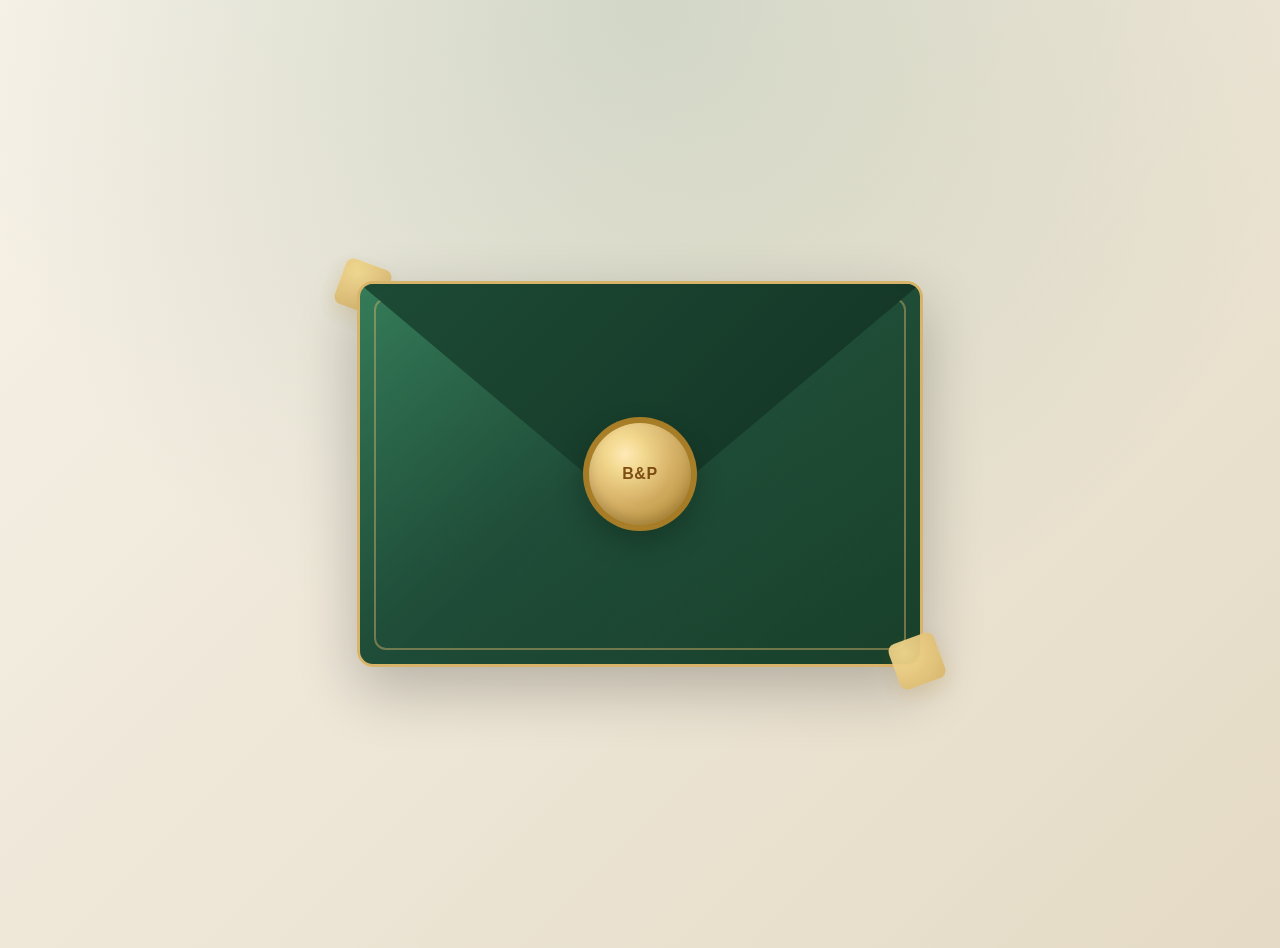
<file: index.html>
<!DOCTYPE html>
<html lang="en">
<head>
    <meta charset="UTF-8">
    <meta name="viewport" content="width=device-width, initial-scale=1.0">
    <title>Envelope Animation</title>
    <link rel="stylesheet" href="envelop-animation.css">
</head>
<body>
    <div class="animation-page">
        <div class="envelope-wrapper">
            <div class="envelope">
                <div class="flap"></div>
                <div class="seal">B&amp;P</div>
                <div class="letter">
                    <img class="ring-graphic top-right" src="ring.webp" alt="Wedding rings">
                    <img class="ring-graphic bottom-right" src="ring.webp" alt="Wedding rings">
                    <div class="invitation-card">
                        <div class="card-header">
                            <span class="card-subtitle">Wedding Schedule</span>
                            <h1>Bundu & Princess</h1>
                        </div>
                        <ul class="timeline">
                            <li class="timeline-item" data-icon="⛪">
                                <div class="timeline-time">1:30 PM</div>
                                <div class="timeline-body">
                                    <div class="timeline-title">Wedding Ceremony</div>
                                    <div class="timeline-meta">Registry </div>
                                </div>
                            </li>
                            <li class="timeline-item" data-icon="📸">
                                <div class="timeline-time">3:00 PM</div>
                                <div class="timeline-body">
                                    <div class="timeline-title">Photo Session</div>
                                    <div class="timeline-meta">Empire Photo Graphy</div>
                                </div>
                            </li>
                            <li class="timeline-item" data-icon="🍽️">
                                <div class="timeline-time">4:30 PM</div>
                                <div class="timeline-body">
                                    <div class="timeline-title">Wedding Reception</div>
                                    <div class="timeline-meta">The Church of Jesusu Christ of Latter-Day Saints-Wan Pole, Allentown, Freetown</div>
                                </div>
                            </li>
                        </ul>
                    </div>
                </div>
            </div>
            <div class="mobile-hint" aria-hidden="true">Tap the seal to open vertically</div>
            <a class="open-souvenir-btn" href="souvenir.html">Open souvenir</a>
        </div>
    </div>

    <script src="envelop-animation.js"></script>
</body>
</html>
</file>
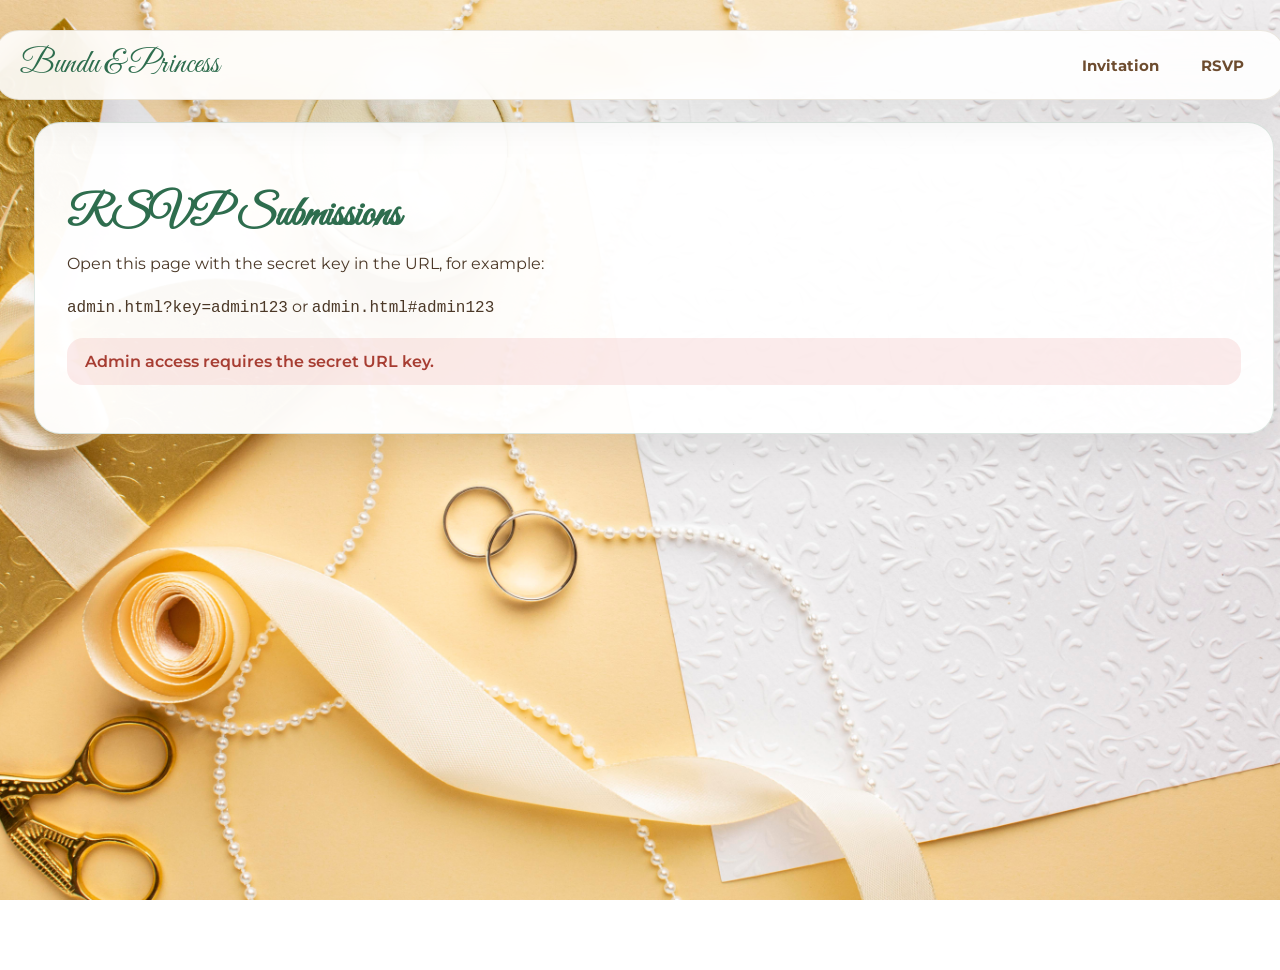
<file: admin.html>
<!DOCTYPE html>
<html lang="en">
<head>
    <meta charset="UTF-8">
    <meta name="viewport" content="width=device-width, initial-scale=1.0">
    <title>RSVP Admin - Bundu & Princess</title>
    <link rel="stylesheet" href="style.css">
    <link href="https://fonts.googleapis.com/css2?family=Great+Vibes&family=Montserrat:wght@400;500;600;700&display=swap" rel="stylesheet">
</head>
<body class="invitation-page">
    <nav class="invitation-navbar">
        <div class="nav-brand">Bundu & Princess</div>
        <div class="nav-links">
            <a href="invitation.html">Invitation</a>
            <a href="rsvp.html">RSVP</a>
        </div>
    </nav>

    <main class="invitation-container admin-container">
        <section class="admin-panel">
            <h2>RSVP Submissions</h2>
            <p>Open this page with the secret key in the URL, for example:</p>
            <p><code>admin.html?key=admin123</code> or <code>admin.html#admin123</code></p>
            <div id="admin-warning" class="admin-warning"></div>

            <div id="admin-content" class="admin-content">
                <div class="admin-actions">
                    <button id="refresh-entries" type="button">Refresh</button>
                    <button id="download-csv" type="button">Download CSV</button>
                    <button id="print-list" type="button">Export PDF / Print</button>
                    <select id="affiliation-sort">
                        <option value="">Sort by Affiliation</option>
                        <option value="asc">Affiliation A → Z</option>
                        <option value="desc">Affiliation Z → A</option>
                    </select>
                </div>
                <div class="admin-help">Use Export PDF to open the browser print dialog, then choose Save as PDF.</div>

                <div class="admin-summary">
                    Total RSVPs: <span id="entry-count">0</span>
                </div>

                <div class="admin-table-wrapper">
                    <table class="admin-table">
                        <thead>
                            <tr>
                                <th data-key="submittedAt">Date</th>
                                <th data-key="name">Name</th>
                                <th data-key="phone">Phone</th>
                                <th data-key="attendance">Attendance</th>
                                <th data-key="guests">Guests</th>
                                <th data-key="partyRole">Affiliation</th>
                                <th data-key="song">Song Request</th>
                                <th data-key="talent">Talent</th>
                            </tr>
                        </thead>
                        <tbody id="admin-table-body"></tbody>
                    </table>
                </div>
            </div>
        </section>
    </main>

    <!-- back link removed per request -->

    <script src="script.js"></script>
</body>
</html>
</file>
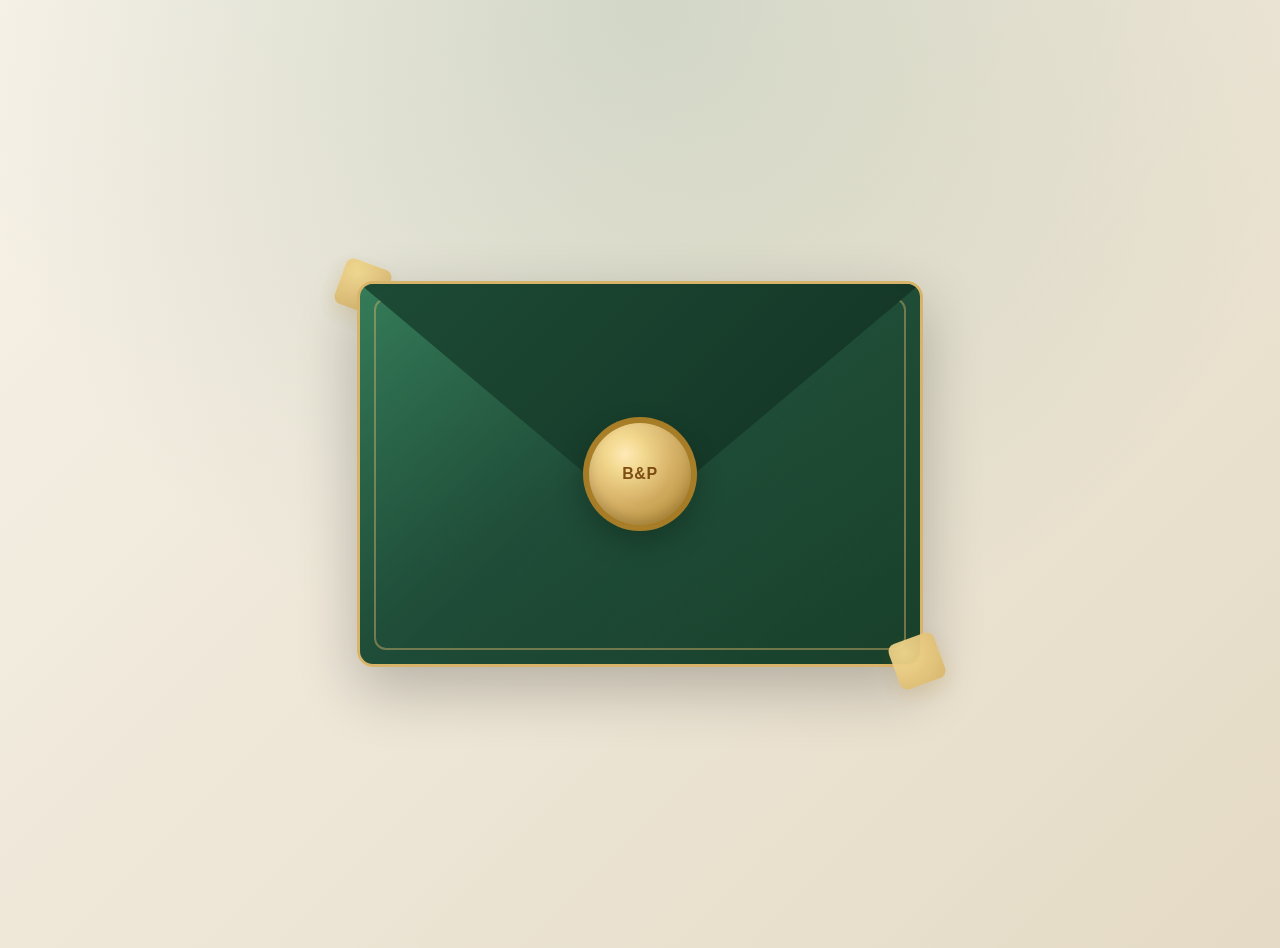
<file: envelop-animation.html>
<!DOCTYPE html>
<html lang="en">
<head>
    <meta charset="UTF-8">
    <meta name="viewport" content="width=device-width, initial-scale=1.0">
    <title>Envelope Animation</title>
    <link rel="stylesheet" href="envelop-animation.css">
</head>
<body>
    <div class="animation-page">
        <div class="envelope-wrapper">
            <div class="envelope">
                <div class="flap"></div>
                <div class="seal">B&amp;P</div>
                <div class="letter">
                    <div class="invitation-card">
                        <div class="card-header">
                            <span class="card-subtitle">Wedding Schedule</span>
                            <h1>Bundu & Princess</h1>
                        </div>
                        <ul class="timeline">
                            <li class="timeline-item" data-icon="⛪">
                                <div class="timeline-time">1:30 PM</div>
                                <div class="timeline-body">
                                    <div class="timeline-title">Wedding Ceremony</div>
                                    <div class="timeline-meta">8221 Sunset Blvd, West Hollywood</div>
                                </div>
                            </li>
                            <li class="timeline-item" data-icon="📸">
                                <div class="timeline-time">5:00 PM</div>
                                <div class="timeline-body">
                                    <div class="timeline-title">Photo Session</div>
                                    <div class="timeline-meta">Celebration Garden</div>
                                </div>
                            </li>
                            <li class="timeline-item" data-icon="🍽️">
                                <div class="timeline-time">6:30 PM</div>
                                <div class="timeline-body">
                                    <div class="timeline-title">Dinner Reception</div>
                                    <div class="timeline-meta">Golden Hall</div>
                                </div>
                            </li>
                        </ul>
                    </div>
                </div>
            </div>
        </div>
    </div>

    <script src="envelop-animation.js"></script>
</body>
</html>
</file>
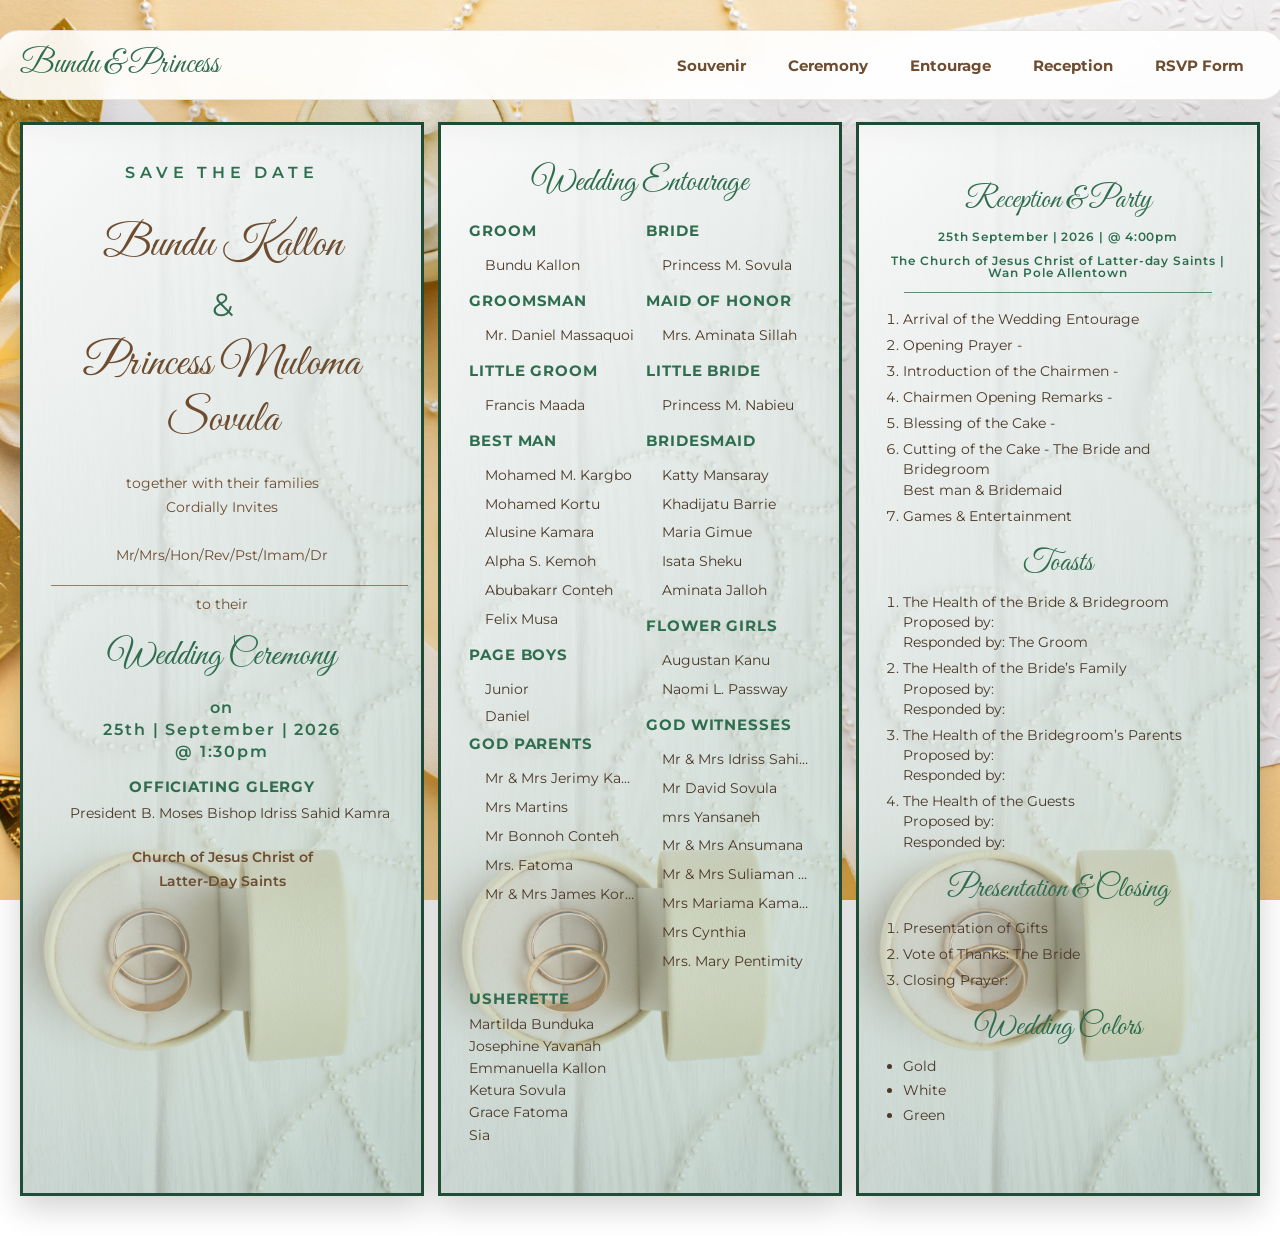
<file: invitation.html>
﻿<!DOCTYPE html>
<html lang="en">
<head>
    <meta charset="UTF-8">
    <meta name="viewport" content="width=device-width, initial-scale=1.0">
    <title>Wedding Invitation - Bundu & Princess</title>
    <link rel="stylesheet" href="style.css">
    <link href="https://fonts.googleapis.com/css2?family=Great+Vibes&family=Montserrat:wght@400;500;600;700&display=swap" rel="stylesheet">
</head>
<body class="invitation-page">
    <nav class="invitation-navbar">
        <div class="nav-brand">Bundu & Princess</div>
        <div class="nav-links">
            <a href="souvenir.html">Souvenir</a>
            <a href="#ceremony">Ceremony</a>
            <a href="#entourage">Entourage</a>
            <a href="#reception">Reception</a>
            <a href="rsvp.html">RSVP Form</a>
        </div>
    </nav>

    <div class="invitation-container">
        <div class="cards-grid">
            <div id="ceremony" class="invitation-card card-style-1">
                <div class="card-overlay"></div>
                <div class="card-border"></div>

                <div class="save-the-date">SAVE THE DATE</div>

                <div class="invitation-names">
                    <div class="bride-name">Bundu Kallon</div>
                    <div class="amp-large">&</div>
                    <div class="groom-name">Princess Muloma Sovula</div>
                </div>

                <div class="invitation-text">
                    <p>together with their families</p>
                    <p>Cordially Invites </p><br>
                    <p>Mr/Mrs/Hon/Rev/Pst/Imam/Dr</p>
                    <p>___________________________________________________</p>
                    <p>to their</p>
                </div>

                <div class="wedding-ceremony">Wedding Ceremony</div>

                <div id="details" class="event-details">
                     <p class="event-date">on</p>
                    <p class="event-date">25th | September | 2026 </p>
                    <p class="event-date"> @ 1:30pm</p>
                </div>

                 <div class="role-title">OFFICIATING GLERGY</div>
                        <ol class="role-list">
                            <li>President B. Moses</li>
                            <li>Bishop Idriss Sahid Kamra</li>
                            
                            
                        </ol>

                <div class="event-location">
                    <p>Church of Jesus Christ of</p>
                    <p>Latter-Day Saints</p>
                </div>

                <div class="decoration decoration-top"></div>
                <div class="decoration decoration-bottom"></div>

                <span class="petal petal-1"></span>
                <span class="petal petal-2"></span>
                <span class="petal petal-3"></span>
                <span class="petal petal-4"></span>
                <span class="ring ring-1"></span>
                <span class="ring ring-2"></span>
                <span class="pearl pearl-1"></span>
                <span class="pearl pearl-2"></span>
                <span class="pearl pearl-3"></span>
            </div>

            <div id="entourage" class="invitation-card card-style-2">
                <div class="card-overlay"></div>
                <div class="card-border"></div>

                <div class="entourage-title">Wedding Entourage</div>
                <div class="entourage-grid">
                    <div class="entourage-column">
                        <div class="role-title">Groom</div>
                        <ol class="role-list">
                            <li>Bundu Kallon</li>
                        </ol>

                        <div class="role-title">Groomsman</div>
                        <ol class="role-list">
                            <li>Mr. Daniel Massaquoi</li>
                        </ol>

                        <div class="role-title">Little Groom</div>
                        <ol class="role-list">
                            <li>Francis Maada</li>
                        </ol>

                        <div class="role-title">Best Man</div>
                        <ol class="role-list">
                            <li>Mohamed M. Kargbo</li>
                            <li>Mohamed Kortu</li>
                            <li>Alusine Kamara</li>
                            <li>Alpha S. Kemoh</li>
                            <li>Abubakarr Conteh</li>
                            <li>Felix Musa</li>
                        </ol>

                        <div class="role-title">Page Boys</div>
                        <ol class="role-list">
                            <li>Junior</li><br
                            <li>Daniel</li>
                        </ol>

                        <div class="role-title">God Parents</div>
                        <ol class="role-list">
                            <li>Mr & Mrs Jerimy Kamara</li>
                            <li>Mrs Martins</li>
                            <li>Mr Bonnoh Conteh</li>
                            <li> Mrs. Fatoma</li>
                           
                            <li>Mr & Mrs James Koroma</li>
                        </ol>
                      
                    </div>

                
                    <div class="entourage-column">
                        <div class="role-title">Bride</div>
                        <ol class="role-list">
                            <li>Princess M. Sovula</li>
                        </ol>

                        <div class="role-title">Maid of Honor</div>
                        <ol class="role-list">
                            <li>Mrs. Aminata Sillah </li>
                        </ol>

                        <div class="role-title">Little Bride</div>
                        <ol class="role-list">
                            <li>Princess M. Nabieu</li>
                        </ol>

                        <div class="role-title">Bridesmaid</div>
                        <ol class="role-list">
                            <li>Katty Mansaray</li>
                            <li>Khadijatu Barrie</li>
                            <li>Maria Gimue</li>
                            <li>Isata Sheku</li>
                            <li> Aminata Jalloh</li>
                        </ol>

                        <div class="role-title">Flower Girls</div>
                        <ol class="role-list">
                            <li>Augustan Kanu </li>
                            <li>Naomi L. Passway</li>
                            
                        </ol>

                        <div class="role-title">God Witnesses</div>
                        <ol class="role-list">
                            <li>Mr & Mrs  Idriss Sahid Kamara </li>
                            <li>Mr David Sovula </li>
                            <li>mrs Yansaneh </li>
                            <li>Mr & Mrs Ansumana</li>
                            <li>Mr & Mrs  Suliaman Jalloh </li>
                            <li>Mrs  Mariama Kamara </li>
                            <li>Mrs  Cynthia </li>
                            <li>Mrs. Mary Pentimity </li>
                           

                    
                        </ol>
                        
                    </div>


                    
                </div>
                
                <div class="usherette-section">
                    <div class="role-title">Usherette</div>
                    <ol class="role-list usherette-list">
                        <li>Martilda Bunduka</li>
                        <li>Josephine Yavanah</li>
                        <li>Emmanuella Kallon</li>
                        <li>Ketura Sovula</li>
                        <li>Grace Fatoma</li>
                        <li>Sia</li>
                    </ol>
                </div>

                <div class="decoration decoration-top"></div>
                <div class="decoration decoration-bottom"></div>

                <span class="petal petal-1"></span>
                <span class="petal petal-2"></span>
                <span class="petal petal-3"></span>
                <span class="petal petal-4"></span>
                <span class="ring ring-1"></span>
                <span class="ring ring-2"></span>
                <span class="pearl pearl-1"></span>
                <span class="pearl pearl-2"></span>
                <span class="pearl pearl-3"></span>
            </div>

            <div id="reception" class="invitation-card card-style-3">
                <div class="card-overlay"></div>
                <div class="card-border"></div>

                <div class="program-title">Reception & Party</div>
                 <p class="event-date">25th September | 2026 | @ 4:00pm</p>
                   <p class="event-date">The Church of Jesus Christ of Latter-day Saints | Wan Pole Allentown</p>
                   <hr class="location-underline">
                  
                  
                

                <ol class="program-list">
                    <li>Arrival of the Wedding Entourage</li>
                    <li>Opening Prayer -</li>
                    <li>Introduction of the Chairmen - </li>
                    <li>Chairmen Opening Remarks - </li>
                    <li>Blessing of the Cake - </li>
                    <li>Cutting of the Cake - The Bride and Bridegroom<br>Best man & Bridemaid</li>
                    <li>Games & Entertainment</li>
                </ol>

                <div class="section-title">Toasts</div>
                <ol class="program-list">
                    <li>
                        The Health of the Bride & Bridegroom<br>
                        Proposed by: <br>
                        Responded by: The Groom
                    </li>
                    <li>
                        The Health of the Bride’s Family<br>
                        Proposed by: <br>
                        Responded by: 
                    </li>
                    <li>
                        The Health of the Bridegroom’s Parents<br>
                        Proposed by: <br>
                        Responded by: 
                    </li>
                    <li>
                        The Health of the Guests<br>
                        Proposed by: <br>
                        Responded by: 
                    </li>
                </ol>

                <div class="section-title">Presentation & Closing</div>
                <ol class="program-list">
                    <li>Presentation of Gifts</li>
                    <li>Vote of Thanks: The Bride</li>
                    <li>Closing Prayer:</li>
                </ol>

                <div class="section-title">Wedding Colors</div>
                <ul class="color-list">
                    <li>Gold</li>
                    <li>White</li>
                    <li>Green</li>
                </ul>

                <div class="decoration decoration-top"></div>
                <div class="decoration decoration-bottom"></div>

                <span class="petal petal-1"></span>
                <span class="petal petal-2"></span>
                <span class="petal petal-3"></span>
                <span class="petal petal-4"></span>
                <span class="ring ring-1"></span>
                <span class="ring ring-2"></span>
                <span class="pearl pearl-1"></span>
                <span class="pearl pearl-2"></span>
                <span class="pearl pearl-3"></span>
            </div>
        </div>
    </div>

    <!-- back link removed per request -->
</body>
</html>
</file>
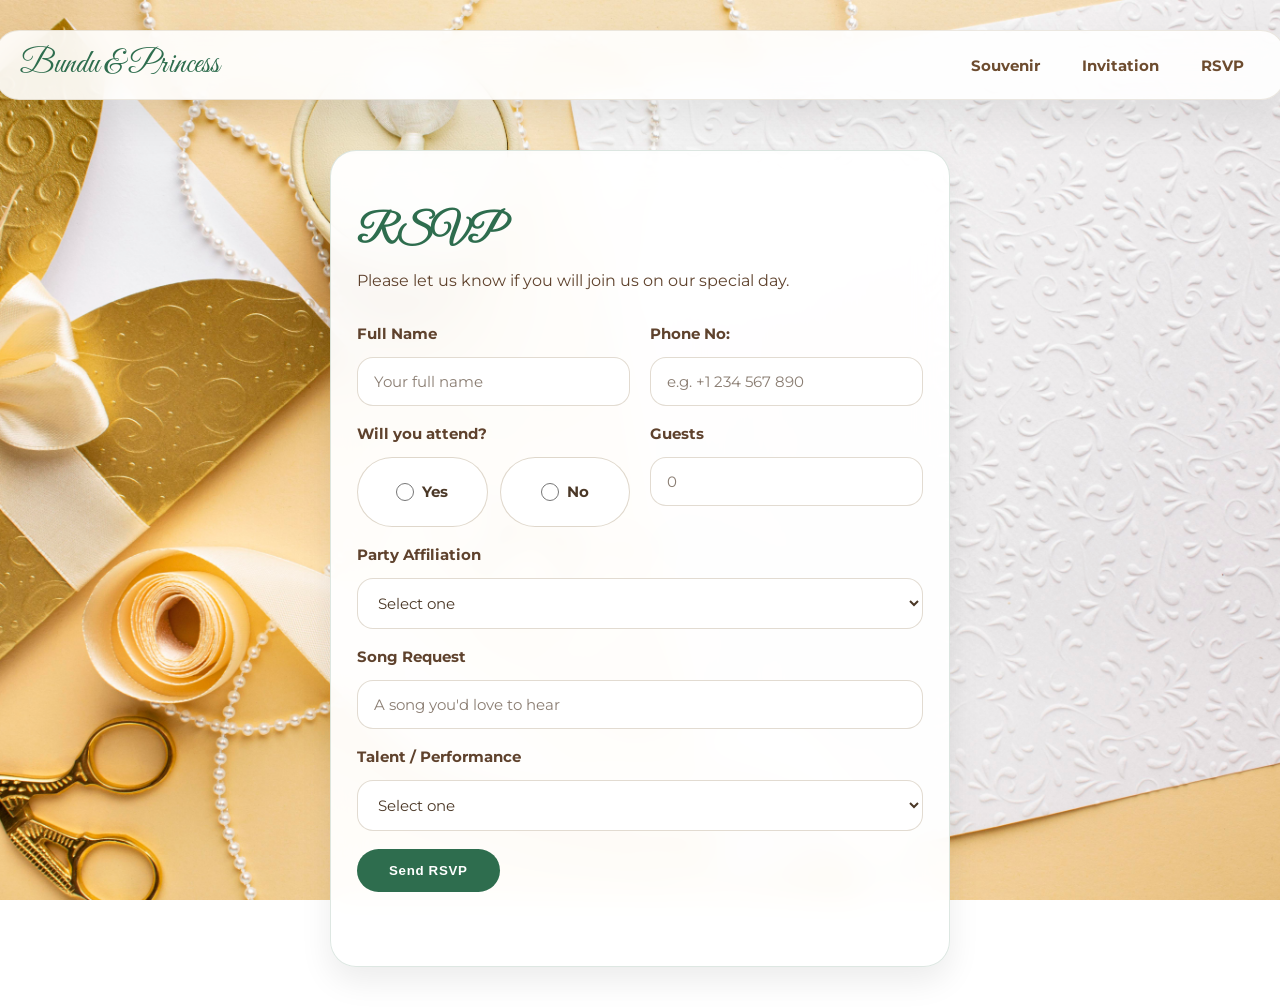
<file: rsvp.html>
<!DOCTYPE html>
<html lang="en">
<head>
    <meta charset="UTF-8">
    <meta name="viewport" content="width=device-width, initial-scale=1.0">
    <title>RSVP - Bundu & Princess</title>
    <link rel="stylesheet" href="style.css">
    <link href="https://fonts.googleapis.com/css2?family=Great+Vibes&family=Montserrat:wght@400;500;600;700&display=swap" rel="stylesheet">
</head>
<body class="invitation-page">
    <nav class="invitation-navbar">
        <div class="nav-brand">Bundu & Princess</div>
        <div class="nav-links">
            <a href="souvenir.html">Souvenir</a>
            <a href="invitation.html">Invitation</a>
            <a href="rsvp.html">RSVP</a>
        </div>
    </nav>

    <main class="invitation-container">
        <section class="rsvp-section">
            <div class="rsvp-card">
                <h2>RSVP</h2>
                <p>Please let us know if you will join us on our special day.</p>
                <form id="rsvp-form" class="rsvp-form">
                    <div class="form-row">
                        <label class="form-field">
                            <span>Full Name</span>
                            <input type="text" name="name" placeholder="Your full name" required>
                        </label>
                        <label class="form-field">
                            <span>Phone No:</span>
                            <input type="tel" name="phone" placeholder="e.g. +1 234 567 890" required>
                        </label>
                    </div>
                    <div class="form-row">
                        <label class="form-field radio-field">
                            <span>Will you attend?</span>
                            <div class="radio-group" role="radiogroup" aria-label="Attendance response">
                                <label class="radio-option">
                                    <input type="radio" name="attendance" value="yes" required>
                                    <span>Yes</span>
                                </label>
                                <label class="radio-option">
                                    <input type="radio" name="attendance" value="no">
                                    <span>No</span>
                                </label>
                            </div>
                        </label>
                        <label class="form-field">
                            <span>Guests</span>
                            <input type="number" name="guests" min="0" max="10" placeholder="0">
                        </label>
                    </div>
                    <label class="form-field">
                        <span>Party Affiliation</span>
                        <select name="partyRole" required>
                            <option value="" disabled selected hidden>Select one</option>
                            <optgroup label="Family of Bundu">
                                <option value="Bundu - Immediate Family member">Immediate Family member</option>
                                <option value="Bundu - Friend">Friend</option>
                                <option value="Bundu - Collegue">Collegue</option>
                                <option value="Bundu - Church Member">Church Member</option>
                                <option value="Bundu - Work Mate">Work Mate</option>
                            </optgroup>
                            <optgroup label="Family of Princess">
                                <option value="Princess - Immediate Family member">Immediate Family member</option>
                                <option value="Princess - Friend">Friend</option>
                                <option value="Princess - Collegue">Collegue</option>
                                <option value="Princess - Church Member">Church Member</option>
                                <option value="Princess - Work Mate">Work Mate</option>
                            </optgroup>
                        </select>
                    </label>
                    <label class="form-field">
                        <span>Song Request</span>
                        <input type="text" name="song" placeholder="A song you'd love to hear">
                    </label>
                    <label class="form-field">
                        <span>Talent / Performance</span>
                        <select name="talent" required>
                            <option value="" disabled selected hidden>Select one</option>
                            <option value="Yes">Yes</option>
                            <option value="No">No</option>
                        </select>
                    </label>
                    <button type="submit" class="rsvp-button">Send RSVP</button>
                    <div id="rsvp-message" class="rsvp-message" aria-live="polite"></div>
                </form>
            </div>
        </section>
    </main>

    <!-- back link removed per request -->

    <script src="script.js"></script>
</body>
</html>
</file>
<file: envelop-animation.css>
body {
    margin: 0;
    font-family: 'Georgia', 'Times New Roman', serif;
    background: linear-gradient(135deg, #f7f2e8, #e4dac5);
}

:root{
    --gold-1: #d8b46a;
    --gold-2: #f3d98f;
    --gold-3: #a57b24;
    --gold-4: #ffe9b5;
    --gold-accent: #b3862f;
    --paper-cream: #fffaf2;
    --green-1: #2e6d4e;
}

.animation-page {
    min-height: 100vh;
    display: grid;
    place-items: center;
    padding: 24px;
    background: radial-gradient(circle at top, rgba(46, 109, 78, 0.16), transparent 60%);
}

.envelope-wrapper {
    position: relative;
    perspective: 1400px;
}

.envelope-wrapper::before,
.envelope-wrapper::after{
    content: '';
    position: absolute;
    width: 48px;
    height: 48px;
    border-radius: 8px;
    background: radial-gradient(circle at 30% 25%, var(--gold-2), var(--gold-1));
    box-shadow: 0 8px 20px rgba(165,123,36,0.18);
    transform: rotate(20deg);
    opacity: 0.95;
}
.envelope-wrapper::before{ left: -18px; top: -18px; }
.envelope-wrapper::after{ right: -18px; bottom: -18px; transform: rotate(-20deg); }

.envelope {
    position: relative;
    width: min(92vw, 560px);
    height: min(64vw, 380px);
    background: linear-gradient(145deg, var(--green-1) 0%, #1f4d38 45%, #153b2b 100%);
    border-radius: 16px;
    box-shadow: 0 22px 60px rgba(0, 0, 0, 0.24);
    overflow: hidden;
    cursor: pointer;
    border: 3px solid #d8b46a;
}

/* decorative ribbon across the envelope */
.envelope .ribbon{
    position: absolute;
    left: 50%;
    top: 18%;
    transform: translateX(-50%);
    width: 58%;
    height: 26px;
    background: linear-gradient(90deg, var(--gold-4), var(--gold-2) 40%, var(--gold-accent));
    border-radius: 14px;
    box-shadow: 0 6px 12px rgba(0,0,0,0.08);
    z-index: 5;
    pointer-events: none;
    opacity: 0.95;
}
.envelope .ribbon::after{
    content: '';
    position: absolute;
    left: 50%;
    bottom: -10px;
    transform: translateX(-50%);
    width: 18px;
    height: 18px;
    background: linear-gradient(135deg, var(--gold-accent), var(--gold-2));
    border-radius: 4px;
    box-shadow: 0 4px 8px rgba(0,0,0,0.12);
}

.envelope::before {
    content: "";
    position: absolute;
    inset: 0;
    background: linear-gradient(135deg, rgba(255,255,255,0.14), transparent 45%, rgba(216, 180, 106, 0.18));
    pointer-events: none;
    mix-blend-mode: overlay;
    animation: gold-shimmer 6s linear infinite;
}

.envelope::after {
    content: "";
    position: absolute;
    inset: 14px;
    border: 2px solid rgba(216, 180, 106, 0.45);
    border-radius: 12px;
    pointer-events: none;
}

.flap {
    position: absolute;
    top: 0;
    left: 0;
    width: 100%;
    height: 100%;
    background: linear-gradient(135deg, #1d4b35 0%, #163a29 55%, #102b20 100%);
    clip-path: polygon(0 0, 100% 0, 50% 62%);
    transform-origin: top center;
    transition: transform 0.9s ease;
    z-index: 3;
    box-shadow: inset 0 -10px 18px rgba(0,0,0,0.15);
}

.envelope.open .flap {
    transform: rotateX(180deg);
}

.seal {
    position: absolute;
    top: 50%;
    left: 50%;
    width: 102px;
    height: 102px;
    transform: translate(-50%, -50%);
    border-radius: 50%;
    background: radial-gradient(circle at 35% 30%, var(--gold-4) 0%, var(--gold-2) 18%, var(--gold-1) 48%, var(--gold-3) 100%);
    border: 6px solid rgba(165,123,36,0.95);
    box-shadow: 0 12px 28px rgba(0, 0, 0, 0.24), inset 0 6px 14px rgba(255,255,255,0.06), inset 0 -6px 10px rgba(0,0,0,0.12);
    z-index: 4;
    transition: opacity 0.2s ease, transform 0.2s ease;
}

.seal {
    display: flex;
    align-items: center;
    justify-content: center;
    font-weight: 700;
    color: #7a4a12;
    font-family: 'Montserrat', 'Segoe UI', Tahoma, sans-serif;
    font-size: 1rem;
    letter-spacing: 0.04em;
    text-transform: uppercase;
}

/* subtle embossed crest inside the seal */
.seal::after{
    content: '';
    position: absolute;
    width: 60%;
    height: 60%;
    border-radius: 50%;
    background: radial-gradient(circle at 40% 35%, rgba(255,255,255,0.06), rgba(0,0,0,0.06));
    mix-blend-mode: overlay;
    pointer-events: none;
}

.seal:hover{ transform: translate(-50%, -50%) scale(1.03); }

.envelope.open .seal {
    opacity: 0;
    transform: translateX(-50%) scale(0.8);
    pointer-events: none;
}

@keyframes gold-shimmer{
    0%{ background-position: -200px 0; }
    50%{ background-position: 200px 0; }
    100%{ background-position: -200px 0; }
}

.letter {
    position: absolute;
    inset: 46px 28px 28px;
    background: linear-gradient(135deg, #fffef8 0%, #f5ebdc 100%);
    border-radius: 10px;
    display: flex;
    flex-direction: column;
    align-items: center;
    justify-content: center;
    text-align: left;
    color: #4d2f17;
    transform: translateY(44px);
    opacity: 0;
    transition: all 0.9s ease;
    box-shadow: inset 0 0 0 1px rgba(0,0,0,0.04), 0 12px 30px rgba(0,0,0,0.08);
    padding: 24px 22px;
}

.ring-graphic {
    position: absolute;
    top: 18px;
    right: 18px;
    width: min(90px, 18%);
    max-width: 110px;
    opacity: 0.95;
    z-index: 0;
    pointer-events: none;
}

.invitation-card {
    position: relative;
    width: 100%;
    max-width: 100%;
    z-index: 1;
}

/* paper texture overlay for a premium feel */
.letter::before{
    content: '';
    position: absolute;
    inset: 0;
    background-image: radial-gradient(rgba(0,0,0,0.02) 1px, transparent 1px), linear-gradient(180deg, rgba(255,255,255,0.02), rgba(255,255,255,0));
    background-size: 6px 6px, 100% 100%;
    pointer-events: none;
    mix-blend-mode: multiply;
    border-radius: 10px;
}

/* responsive adjustments */
@media (max-width: 700px){
    .envelope{ width: 94vw; height: 58vw; border-radius: 12px; }
    .envelope::before{ opacity: 0.9 }
    .seal{ width: 66px; height: 66px; font-size: 1.08rem; border-width: 4px; font-weight: 800; letter-spacing: 0.02em; text-shadow: 0 1px 0 rgba(255,255,255,0.45); }
    .letter{ inset: 26px 14px 14px; padding: 14px 12px; }
    .card-subtitle{ font-size: 0.60rem; }
    .letter h1{ font-size: 1.25rem; }
    .timeline {
        padding-left: 24px;
    }
    .timeline-item {
        padding: 4px 0 4px 22px;
        gap: 6px;
    }
    .timeline-item::before {
        left: -24px;
        width: 22px;
        height: 22px;
        font-size: 0.72rem;
    }
    .timeline-time { font-size: 0.78rem; min-width: 58px; }
    .timeline-title { font-size: 0.84rem; }
    .timeline-meta { font-size: 0.68rem; line-height: 1.35; }
    .envelope .ribbon{ top: 14%; height: 20px; width: 72%; }
}

@media (max-width: 520px){
    .envelope{ height: 54vw; }
    .seal{ width: 60px; height: 60px; font-size: 1.06rem; border-width: 3px; font-weight: 800; letter-spacing: 0.02em; text-shadow: 0 1px 0 rgba(255,255,255,0.45); }
    .letter{ inset: 22px 12px 12px; padding: 12px 10px; }
    .card-subtitle{ font-size: 0.56rem; }
    .letter h1{ font-size: 1.15rem; }
    .timeline { padding-left: 22px; }
    .timeline-item { padding: 3px 0 3px 20px; gap: 5px; }
    .timeline-item::before { left: -22px; width: 20px; height: 20px; font-size: 0.68rem; }
    .timeline-time { font-size: 0.74rem; min-width: 52px; }
    .timeline-title { font-size: 0.8rem; }
    .timeline-meta { font-size: 0.64rem; line-height: 1.32; }
}

@media (max-width: 420px){
    .envelope{ border-radius: 10px; }
    .seal{ width: 54px; height: 54px; font-size: 1.02rem; border-width: 3px; font-weight: 800; letter-spacing: 0.02em; text-shadow: 0 1px 0 rgba(255,255,255,0.45); }
    .letter{ inset: 20px 10px 10px; padding: 10px 9px; }
    .letter h1{ font-size: 1.0rem; }
    .card-subtitle{ font-size: 0.55rem; }
    .timeline { padding-left: 20px; }
    .timeline-item { padding: 2px 0 2px 18px; gap: 4px; }
    .timeline-item::before {
        left: -20px;
        width: 18px;
        height: 18px;
        font-size: 0.66rem;
    }
    .timeline-time { font-size: 0.72rem; min-width: 48px; }
    .timeline-title { font-size: 0.76rem; }
    .timeline-meta { font-size: 0.62rem; line-height: 1.3; }
}

@media (max-width: 360px){
    .envelope{ width: 96vw; height: 60vw; }
    .seal{ width: 50px; height: 50px; font-size: 1.02rem; border-width: 3px; font-weight: 800; letter-spacing: 0.02em; text-shadow: 0 1px 0 rgba(255,255,255,0.45); }
    .letter{ inset: 18px 8px 8px; padding: 8px 8px; }
    .card-subtitle{ font-size: 0.5rem; }
    .letter h1{ font-size: 0.92rem; }
    .timeline { padding-left: 18px; }
    .timeline-item { padding: 2px 0 2px 16px; gap: 4px; }
    .timeline-item::before {
        left: -18px;
        width: 16px;
        height: 16px;
        font-size: 0.62rem;
    }
    .timeline-time { font-size: 0.7rem; min-width: 44px; }
    .timeline-title { font-size: 0.72rem; }
    .timeline-meta { font-size: 0.58rem; line-height: 1.25; }
}

/* hover scale for larger screens to give subtle depth */
@media (min-width: 900px){
    .envelope{ transition: transform 220ms ease, box-shadow 220ms ease; }
    .envelope:hover{ transform: translateY(-6px) scale(1.015); box-shadow: 0 36px 80px rgba(0,0,0,0.28); }
}

/* accessible focus styles for interactive element fallback */
.wedding-go-btn:focus{ outline: 3px solid rgba(216,180,106,0.25); outline-offset: 3px; }

.envelope.open .letter {
    transform: translateY(0);
    opacity: 1;
    background: linear-gradient(rgba(255, 250, 239, 0.88), rgba(255, 250, 239, 0.88)), url('background2.jpg') center center / cover no-repeat;
}

/* Vertical mobile layout triggered by tapping the seal on Android */
.envelope.vertical {
    width: 92vw;
    height: auto;
    max-width: 420px;
    border-radius: 12px;
    padding: 10px 0;
    cursor: default;
}
.envelope.vertical .flap { display: none; }
.envelope.vertical .seal {
    position: relative;
    top: 0;
    left: 50%;
    transform: translateX(-50%);
    margin: 6px auto;
    z-index: 4;
    font-size: 1.05rem;
    border-width: 4px;
}
.envelope.vertical .letter {
    position: relative;
    inset: auto;
    transform: none;
    opacity: 1;
    margin: 8px 12px 12px;
    padding: 8px 10px;
    border-radius: 8px;
}
.envelope.vertical .invitation-card { width: 100%; }
.envelope.vertical .timeline { padding-left: 12px; }
.envelope.vertical .timeline-item { padding: 0 0 0 12px; gap: 6px; }
.envelope.vertical .timeline-item::before { left: -16px; width: 18px; height: 18px; font-size: 0.68rem; }
.envelope.vertical .letter h1 { font-size: 1.05rem; }
.envelope.vertical .timeline-title { font-size: 0.86rem; }
.envelope.vertical .timeline-meta { font-size: 0.70rem; line-height: 1.12; }

.invitation-card {
    position: relative;
    width: 100%;
    max-width: 100%;
}

.card-header {
    margin-bottom: 0;
}

.card-subtitle {
    display: block;
    color: #8b6f46;
    letter-spacing: 0.16em;
    font-size: 0.62rem;
    text-transform: uppercase;
    opacity: 0.85;
    margin-bottom: 2px;
}

.letter h1 {
    margin: 0;
    font-size: clamp(1.2rem, 2vw, 1.5rem);
    font-family: Georgia, serif;
    letter-spacing: 0.03em;
}

.timeline {
    position: relative;
    list-style: none;
    padding-left: 18px;
    margin: 0;
    border-left: 2px solid rgba(179, 134, 47, 0.25);
}

.timeline::before {
    content: '';
    position: absolute;
    left: 11px;
    top: 0;
    bottom: 0;
    width: 2px;
    background: rgba(179, 134, 47, 0.18);
}

.timeline-item {
    position: relative;
    padding: 0 0 0 18px;
    display: flex;
    gap: 4px;
    align-items: flex-start;
}

.timeline-item::before {
    content: attr(data-icon);
    position: absolute;
    left: -18px;
    top: 8px;
    width: 22px;
    height: 22px;
    display: grid;
    place-items: center;
    border-radius: 50%;
    background: #fff;
    border: 1px solid rgba(179, 134, 47, 0.45);
    color: #8b6f46;
    font-size: 0.78rem;
}

.timeline-time {
    font-size: 0.88rem;
    font-weight: 700;
    color: #4a3824;
    min-width: 70px;
}

.timeline-body {
    flex: 1;
}

.timeline-title {
    font-size: 0.94rem;
    font-weight: 700;
    color: #2f2418;
    margin-bottom: 0;
}

.timeline-meta {
    font-size: 0.78rem;
    color: #6c5842;
    line-height: 1.15;
    letter-spacing: 0.01em;
    margin: 0;
}

.letter {
    position: absolute;
    inset: 32px 22px 22px;
    background: linear-gradient(135deg, #fffef8 0%, #f5ebdc 100%);
    border-radius: 10px;
    display: flex;
    flex-direction: column;
    align-items: center;
    justify-content: flex-start;
    text-align: left;
    color: #4d2f17;
    transform: translateY(30px);
    opacity: 0;
    transition: all 0.9s ease;
    box-shadow: inset 0 0 0 1px rgba(0,0,0,0.04), 0 12px 30px rgba(0,0,0,0.08);
    padding: 12px 12px;
    overflow: hidden;
}

.open-souvenir-btn {
    display: none;
    position: absolute;
    top: -18px;
    left: 50%;
    transform: translateX(-50%);
    align-items: center;
    justify-content: center;
    padding: 0.72rem 1.2rem;
    background: #f8fff4;
    color: #1f3f2f;
    font-weight: 700;
    font-size: 0.85rem;
    text-decoration: none;
    border: 1.5px solid #2e6d4e;
    border-radius: 1rem;
    box-shadow: 4px 4px 0 rgba(0,0,0,0.08), 0 8px 18px rgba(0,0,0,0.12);
    transition: transform 180ms ease, box-shadow 180ms ease, background 180ms ease;
    min-width: 160px;
    z-index: 5;
    white-space: nowrap;
}

.envelope.open ~ .open-souvenir-btn {
    display: inline-flex;
    animation: pulse-click 2.6s ease-in-out infinite;
}

/* Mobile hint that appears above the envelope on small screens */
.mobile-hint {
    display: none;
    position: absolute;
    top: -42px;
    left: 50%;
    transform: translateX(-50%) translateY(-6px);
    background: rgba(0,0,0,0.72);
    color: #fff;
    padding: 6px 10px;
    border-radius: 12px;
    font-size: 0.84rem;
    z-index: 9;
    opacity: 0;
    transition: opacity 260ms ease, transform 260ms ease;
    pointer-events: none;
}
.mobile-hint.show {
    display: block;
    opacity: 1;
    transform: translateX(-50%) translateY(0);
}
@media (max-width: 700px){
    .mobile-hint { display: block; }
}

@keyframes pulse-click {
    0%, 100% {
        transform: translateX(-50%) scale(1);
        box-shadow: 4px 4px 0 rgba(0,0,0,0.08), 0 8px 18px rgba(0,0,0,0.12);
    }
    40% {
        transform: translateX(-50%) scale(1.03);
        box-shadow: 6px 6px 0 rgba(0,0,0,0.08), 0 10px 22px rgba(0,0,0,0.14);
    }
    80% {
        transform: translateX(-50%) scale(1);
        box-shadow: 4px 4px 0 rgba(0,0,0,0.08), 0 8px 18px rgba(0,0,0,0.12);
    }
}

.envelope.open .open-souvenir-btn {
    display: inline-flex;
}

.open-souvenir-btn::after {
    content: '';
    width: 16px;
    height: 16px;
    margin-left: 10px;
    background: #2e6d4e;
    clip-path: polygon(0 0, 100% 50%, 0 100%);
}

.open-souvenir-btn:hover {
    transform: translateY(-2px);
    background: #ffffff;
    box-shadow: 8px 8px 0 rgba(0,0,0,0.1), 0 14px 28px rgba(0,0,0,0.18);
}

.wedding-go-btn {
    display: none;
}

.opened-date {
    margin-top: 12px;
    font-size: 0.9rem;
    color: #6d4926;
    font-style: italic;
    opacity: 0.95;
}

.wedding-date {
    margin-top: 8px;
    font-size: 1.05rem;
    color: #4a2b11;
    font-weight: 700;
    letter-spacing: 0.02em;
}

.wedding-go-btn {
    margin-top: 18px;
    padding: 8px 14px;
    background: #d8b46a;
    border: 0;
    border-radius: 8px;
    color: #2b2b2b;
    font-weight: 700;
    cursor: pointer;
    box-shadow: 0 6px 12px rgba(0,0,0,0.12);
}

.wedding-go-btn:hover { transform: translateY(-2px); }
</file>
<file: style.css>
﻿body {
    margin: 0;
    padding: 0;
    font-family: 'Montserrat', Arial, sans-serif;
    background: url('background.jpg') center top/cover no-repeat fixed;
    color: #6d4c2f;
}
.container {
    max-width: 500px;
    margin: 0 auto;
    padding: 30px 10px;
    background: url('background.jpg') center top/cover no-repeat fixed;
    background: url('background1.jpg') center/cover no-repeat;
    border-radius: 20px;
    box-shadow: 0 8px 32px rgba(0,0,0,0.08);
}
header {
    text-align: center;
    margin-bottom: 20px;
}
header .title-group {
    display: flex;
    flex-direction: column;
    align-items: center;
    gap: 6px;
}

header .title-line {
    display: flex;
    justify-content: center;
}

header .script {
    font-family: 'Great Vibes', cursive;
    font-size: 3.5rem;
    line-height: 1;
    color: #2e6d4e;
}

header .full-name {
    white-space: nowrap;
}

.index-page header .script,
.index-page header .full-name {
    font-size: 2.6rem;
}

.index-page header .amp {
    font-size: 2rem;
    margin: 10px 0;
}

header .amp {
    font-family: 'Montserrat', sans-serif;
    font-size: 2.5rem;
    color: #2e6d4e;
    margin: 0;
}
header .date {
    font-size: 1.2rem;
    letter-spacing: 0.2em;
    margin-top: 0.5rem;
    color: #2e6d4e;
}
.envelope-section {
    display: flex;
    align-items: flex-end;
    justify-content: center;
    margin: 30px 0 10px 0;
}
.bride-groom {
    width: 120px;
    height: 220px;
    background-size: contain;
    background-repeat: no-repeat;
    opacity: 0.9;
}
.bride-groom.left {
    background-image: url('bride-left.png');
}
.bride-groom.right {
    background-image: url('groom-right.png');
}
.envelope {
    width: 320px;
    height: 180px;
        background: url('envelop.png') center center no-repeat;
    background-size: cover;
    position: relative;
    display: flex;
    align-items: center;
    justify-content: center;
    overflow: visible;
    z-index: 2;
}
.souvenir-photo {
    position: absolute;
    bottom: -15px;
    left: -28px;
    width: 320px;
    height: 290px;
    object-fit: cover;
    border-radius: 30px;
    border: 2px solid rgba(255,255,255,0.96);
    box-shadow: 0 26px 56px rgba(0,0,0,0.30);
    opacity: 0.96;
    z-index: -1;
}
.seal {
    width: 70px;
    height: 70px;
    z-index: 2;
    background: linear-gradient(145deg, #2e6d4e 0%, #1f4d38 45%, #153b2b 100%);
    border-radius: 50%;
    color: #fff;
    font-family: 'Montserrat', sans-serif;
    font-weight: bold;
    font-size: 1.5rem;
    display: flex;
    align-items: center;
    justify-content: center;
    position: absolute;
    left: 50%;
    top: 50%;
    transform: translate(-50%, -50%);
    box-shadow: 0 2px 8px rgba(0,0,0,0.12);
    cursor: pointer;
    border: 4px solid #d8b46a;
}
.open-text {
    text-align: center;
    font-size: 1.3rem;
    font-weight: bold;
    margin: 18px auto 18px;
    color: #2d1c0c;
    background: rgba(255, 248, 236, 0.95);
    display: block;
    width: fit-content;
    padding: 8px 12px;
    border-radius: 14px;
    border: 1px solid rgba(46, 109, 78, 0.15);
    box-shadow: 0 10px 24px rgba(0,0,0,0.06);
    text-decoration: none;
}
.rsvp-prompt {
    text-align: center;
    font-size: 0.95rem;
    margin: 10px auto 8px;
    max-width: 92%;
    line-height: 1.5;
    color: #2f1f0f;
    background: rgba(255, 248, 236, 0.95);
    padding: 12px 14px;
    border-radius: 18px;
    border: 1px solid rgba(46, 109, 78, 0.15);
    box-shadow: 0 10px 24px rgba(0,0,0,0.08);
}
.envelop-label {
    text-align: center;
    font-family: 'Great Vibes', cursive;
    font-size: 2rem;
    color: #000000;
    margin-bottom: 18px;
}
.countdown {
    text-align: center;
    margin-top: 18px;
}
.countdown .label {
    font-weight: bold;
    color: #2d6e3d;
    font-size: 1.1rem;
    margin-bottom: 6px;
}
#timer {
    font-size: 2rem;
    font-weight: bold;
    color: #2d6e3d;
    letter-spacing: 0.1em;
}
.timer-labels {
    display: flex;
    justify-content: center;
    gap: 18px;
    font-size: 0.8rem;
    color: #a67c52;
    margin-top: 2px;
}
/* Invitation Page Styles */
.invitation-page {
    background: url('background.jpg') center top/cover no-repeat fixed;
    min-height: 100vh;
    display: flex;
    flex-direction: column;
    align-items: center;
    justify-content: flex-start;
    padding: 30px 20px 40px;
}

.invitation-navbar {
    width: min(100%, 1400px);
    display: flex;
    justify-content: space-between;
    align-items: center;
    gap: 16px;
    padding: 14px 24px;
    margin-bottom: 22px;
    background: rgba(255,255,255,0.9);
    border: 1px solid rgba(139,111,71,0.16);
    border-radius: 24px;
    box-shadow: 0 18px 45px rgba(0,0,0,0.08);
    backdrop-filter: blur(14px);
    position: sticky;
    top: 14px;
    z-index: 10;
}

.nav-brand {
    font-family: 'Great Vibes', cursive;
    font-size: 2rem;
    color: #2e6d4e;
    white-space: nowrap;
}

.nav-links {
    display: flex;
    flex-wrap: wrap;
    gap: 10px;
    justify-content: flex-end;
}

.nav-links a {
    color: #6d4c2f;
    text-decoration: none;
    font-weight: 700;
    font-size: 0.95rem;
    padding: 10px 16px;
    border-radius: 999px;
    transition: background 0.25s ease, color 0.25s ease, transform 0.25s ease;
}

.nav-links a:hover,
.nav-links a:focus-visible {
    background: rgba(46,109,78,0.14);
    color: #2e6d4e;
    transform: translateY(-1px);
}

.invitation-container {
    position: relative;
    display: flex;
    justify-content: center;
    align-items: center;
    width: 100%;
}

.cards-grid {
    display: grid;
    grid-template-columns: repeat(3, minmax(0, 1fr));
    gap: 14px;
    width: min(100%, 1400px);
    align-items: stretch;
}

.invitation-card {
    width: 100%;
    max-width: 100%;
    background: 
        linear-gradient(135deg, rgb(250, 250, 250), rgba(46, 109, 78, 0.25)),
        url('background7.jpg') center/cover;
    backdrop-filter: blur(6px);
    border: 3px solid #1f4d38;
    box-shadow: 0 12px 30px rgba(0,0,0,0.18), inset 0 1px 0 rgba(255,255,255,0.5);
    padding: 38px 28px;
    text-align: center;
    position: relative;
    box-sizing: border-box;
    transition: transform 0.35s ease, box-shadow 0.35s ease;
    animation: fadeInUp 0.8s ease both;
    will-change: transform, opacity;
}

.invitation-card:hover {
    transform: translateY(-10px) scale(1.01);
    box-shadow: 0 22px 60px rgba(0,0,0,0.25);
}

.cards-grid .invitation-card:nth-child(1) {
    animation-delay: 0.08s;
}

.cards-grid .invitation-card:nth-child(2) {
    animation-delay: 0.16s;
}

.cards-grid .invitation-card:nth-child(3) {
    animation-delay: 0.24s;
}

@keyframes fadeInUp {
    from {
        opacity: 0;
        transform: translateY(22px);
    }
    to {
        opacity: 1;
        transform: translateY(0);
    }
}

.save-the-date {
    font-family: 'Montserrat', sans-serif;
    font-size: 1rem;
    font-weight: 600;
    color: #2e6d4e;
    margin-bottom: 18px;
    letter-spacing: 0.3em;
    text-transform: uppercase;
}

.entourage-title {
    font-family: 'Great Vibes', cursive;
    font-size: 2rem;
    color: #2e6d4e;
    margin-bottom: 18px;
}

.entourage-grid {
    display: grid;
    grid-template-columns: repeat(2, minmax(0, 1fr));
    gap: 12px;
    text-align: left;
}

.entourage-column {
    display: flex;
    flex-direction: column;
    gap: 10px;
}

.role-title {
    font-size: 0.95rem;
    font-weight: 700;
    color: #2e6d4e;
    margin-bottom: 6px;
    text-transform: uppercase;
    letter-spacing: 0.06em;
}

.role-list {
    margin: 0;
    padding-left: 1rem;
    color: #4b3827;
    line-height: 1.35;
    font-size: 0.9rem;
    min-width: 0;
}

.role-list li {
    margin: 2px 0;
    white-space: nowrap;
    overflow-wrap: normal;
    word-break: keep-all;
}

.entourage-column {
    display: flex;
    flex-direction: column;
    gap: 8px;
    min-width: 0;
}

.usherette-section {
    text-align: left;
    margin: 10px 0;
}

.usherette-section .role-list {
    display: block;
    list-style: none;
    text-align: left;
    margin: 0;
    padding-left: 0;
    line-height: 1.4;
    min-width: 0;
}

.role-list li {
    text-overflow: ellipsis;
    overflow: hidden;
    display: inline-block;
    max-width: 100%;
}

.usherette-section .role-list li {
    display: list-item;
    list-style: none;
    margin: 2px 0;
    white-space: normal;
    overflow: visible;
    word-break: normal;
}

.invitation-names {
    margin: 35px 0 25px 0;
}

.bride-name {
    font-family: 'Great Vibes', cursive;
    font-size: 2.8rem;
    color: #6d4c2f;
    margin-bottom: 10px;
}

.amp-large {
    font-family: 'Montserrat', sans-serif;
    font-size: 2rem;
    color: #2e6d4e;
    margin: 12px 0;
}

.groom-name {
    font-family: 'Great Vibes', cursive;
    font-size: 2.8rem;
    color: #6d4c2f;
    margin-top: 10px;
}

.invitation-text {
    margin: 18px 0;
    font-size: 0.9rem;
    color: #6d4c2f;
    line-height: 1.4;
}

.invitation-text p {
    margin: 4px 0;
}

.program-title,
.section-title {
    font-family: 'Great Vibes', cursive;
    font-size: 1.9rem;
    color: #2e6d4e;
    margin: 18px 0 10px;
}

.program-list {
    margin: 0;
    padding-left: 1rem;
    text-align: left;
    color: #4b3827;
    line-height: 1.4;
    font-size: 0.9rem;
}

.program-list li {
    margin: 6px 0;
}

.color-list {
    margin: 0;
    padding-left: 1rem;
    text-align: left;
    color: #4b3827;
    line-height: 1.4;
    font-size: 0.9rem;
}

.color-list li {
    margin: 4px 0;
}

.wedding-ceremony {
    font-family: 'Great Vibes', cursive;
    font-size: 2.2rem;
    color: #2e6d4e;
    margin: 20px 0;
}

.event-details {
    margin: 16px 0;
    font-size: 0.95rem;
    color: #6d4c2f;
}

.event-details p {
    margin: 3px 0;
}

.event-date {
    font-weight: 600;
    font-size: 1rem;
    letter-spacing: 0.12em;
    color: #2e6d4e;
}

.event-location {
    margin: 16px 0;
    font-size: 0.9rem;
    color: #6d4c2f;
    font-weight: 600;
    line-height: 1.4;
}

.location-underline {
    width: 90%;
    max-width: 320px;
    height: 1px;
    margin: 8px auto 16px;
    border: none;
    background: #2e6d4e;
    opacity: 0.75;
}

#reception .event-date {
    font-size: 0.72rem;
    letter-spacing: 0.08em;
    line-height: 1.1;
}

#reception .event-location {
    font-size: 0.72rem;
    line-height: 1.15;
    margin: 8px 0;
}

#reception .event-location p {
    margin: 1px 0;
}

.event-location p {
    margin: 4px 0;
}

.invitation-top-decoration,
.invitation-bottom-decoration {
    width: 100%;
    height: 1px;
    margin: 20px 0;
    background: linear-gradient(to right, 
        transparent 0%, 
        #2e6d4e 20%, 
        transparent 50%, 
        #2e6d4e 80%, 
        transparent 100%);
    position: relative;
}

.invitation-left-ring,
.invitation-right-ring {
    position: absolute;
    font-size: 35px;
    bottom: 45px;
    color: #a67c52;
    opacity: 0.8;
}

.invitation-left-ring {
    left: -55px;
}

.invitation-right-ring {
    right: -55px;
}

.back-to-home {
    margin-top: 40px;
    text-align: center;
}

.back-to-home a {
    color: #6d4c2f;
    text-decoration: none;
    font-weight: 500;
    font-size: 0.95rem;
    transition: color 0.3s ease;
    letter-spacing: 0.05em;
}

.back-to-home a:hover {
    color: #2e6d4e;
}

.admin-container {
    width: 100%;
    max-width: 1300px;
    margin: 0 auto;
    padding: 0 14px 20px;
}

.admin-panel {
    width: 100%;
    background: rgba(255,255,255,0.96);
    border: 1px solid rgba(46, 109, 78, 0.16);
    border-radius: 26px;
    box-shadow: 0 18px 45px rgba(0,0,0,0.08);
    padding: 32px;
}

.admin-panel h2 {
    font-family: 'Great Vibes', cursive;
    font-size: 2.6rem;
    margin-bottom: 8px;
    color: #2e6d4e;
}

.admin-panel p {
    margin: 0 0 16px;
    color: #4b3827;
    line-height: 1.7;
    font-size: 1rem;
}

.admin-warning {
    margin: 16px 0;
    padding: 14px 18px;
    border-radius: 16px;
    font-weight: 600;
}

.admin-warning.success {
    background: rgba(146, 210, 168, 0.16);
    color: #2c6f35;
}

.admin-warning.error {
    background: rgba(224, 123, 123, 0.15);
    color: #a73d32;
}

.admin-actions {
    display: flex;
    flex-wrap: wrap;
    gap: 12px;
    margin-bottom: 20px;
}

.admin-actions button {
    background: #2e6d4e;
    color: #fff;
    border: none;
    border-radius: 999px;
    padding: 12px 18px;
    font-weight: 700;
    cursor: pointer;
    transition: transform 0.2s ease, background 0.2s ease;
}

.admin-actions button:hover {
    background: #1f4d38;
    transform: translateY(-1px);
}

.admin-help {
    margin-bottom: 22px;
    font-size: 0.95rem;
    color: #5f422d;
}

.admin-summary {
    margin-bottom: 18px;
    font-weight: 700;
    color: #6d4c2f;
}

.admin-table-wrapper {
    width: 100%;
    overflow-x: auto;
}

.admin-table {
    width: 100%;
    border-collapse: collapse;
    min-width: 860px;
}

.admin-table th,
.admin-table td {
    border: 1px solid rgba(139,111,71,0.18);
    padding: 14px 16px;
    text-align: left;
    vertical-align: top;
    color: #4b3827;
}

.admin-table th {
    background: rgba(216, 194, 150, 0.18);
    color: #6d4c2f;
    cursor: pointer;
    position: sticky;
    top: 0;
    z-index: 1;
}

.admin-table tbody tr:nth-child(odd) {
    background: rgba(255,255,255,0.85);
}

.admin-table tbody tr:nth-child(even) {
    background: rgba(245,240,232,0.95);
}

@media (max-width: 1024px) {
    .admin-panel {
        padding: 24px;
    }

    .admin-table th,
    .admin-table td {
        padding: 12px 14px;
    }
}

@media (max-width: 760px) {
    .admin-actions {
        flex-direction: column;
    }

    .admin-table {
        min-width: 0;
    }

    .admin-table th,
    .admin-table td {
        padding: 12px 12px;
        font-size: 0.92rem;
    }
}

@media (max-width: 560px) {
    .admin-panel {
        padding: 18px;
        border-radius: 20px;
    }

    .admin-panel h2 {
        font-size: 2rem;
    }

    .admin-actions button {
        width: 100%;
        text-align: center;
    }
}

@media print {
    body {
        background: #fff;
        color: #000;
    }

    .invitation-navbar,
    .back-to-home,
    .admin-actions,
    .admin-help,
    .admin-warning,
    .nav-links,
    .nav-brand {
        display: none !important;
    }

    .admin-panel {
        box-shadow: none;
        border: none;
        border-radius: 0;
        padding: 0;
    }

    .admin-table th,
    .admin-table td {
        border: 1px solid #999;
        padding: 10px;
    }

    .admin-table {
        min-width: 0;
    }
}

.rsvp-section {
    width: 100%;
    max-width: 620px;
    margin: 28px auto 0;
    padding: 0 10px;
}

.rsvp-card {
    background: rgba(255,255,255,0.95);
    backdrop-filter: blur(16px);
    border: 1px solid rgba(46, 109, 78, 0.16);
    border-radius: 26px;
    box-shadow: 0 14px 32px rgba(0,0,0,0.08);
    padding: 26px;
}

.rsvp-card h2 {
    font-family: 'Great Vibes', cursive;
    font-size: 2.4rem;
    margin-bottom: 10px;
    color: #2e6d4e;
}

.rsvp-card p {
    margin: 0 0 28px;
    color: #5f422d;
    font-size: 1rem;
    line-height: 1.8;
}

.rsvp-form {
    display: grid;
    gap: 18px;
}

.form-row {
    display: grid;
    grid-template-columns: repeat(2, minmax(0, 1fr));
    gap: 20px;
}

.form-field {
    display: flex;
    flex-direction: column;
    gap: 14px;
    font-size: 0.95rem;
    color: #5f422d;
}

.form-field span {
    font-weight: 700;
}

.form-field input,
.form-field select,
.form-field textarea {
    width: 100%;
    box-sizing: border-box;
    max-width: 100%;
    padding: 14px 16px;
    border: 1px solid rgba(139,111,71,0.25);
    border-radius: 16px;
    background: rgba(255,255,255,0.94);
    color: #4b3827;
    font-family: inherit;
    font-size: 0.95rem;
    transition: border-color 0.2s ease, box-shadow 0.2s ease;
}

.form-field input::placeholder,
.form-field textarea::placeholder {
    color: rgba(75, 56, 39, 0.65);
    white-space: nowrap;
    overflow: hidden;
    text-overflow: ellipsis;
}

.form-field input:focus,
.form-field textarea:focus {
    outline: none;
    border-color: #2e6d4e;
    box-shadow: 0 0 0 4px rgba(46, 109, 78, 0.12);
}

.radio-field .radio-group {
    display: grid;
    grid-template-columns: repeat(2, minmax(110px, 1fr));
    gap: 12px;
}

.radio-option {
    display: inline-flex;
    align-items: center;
    justify-content: center;
    gap: 8px;
    min-height: 48px;
    padding: 10px 16px;
    border: 1px solid rgba(139,111,71,0.28);
    border-radius: 999px;
    background: rgba(255,255,255,0.9);
    color: #4b3827;
    cursor: pointer;
    transition: all 0.2s ease;
    font-weight: 600;
}

.radio-option:hover {
    border-color: rgba(46, 109, 78, 0.75);
    box-shadow: 0 0 0 3px rgba(46, 109, 78, 0.08);
}

.radio-option input {
    accent-color: #2e6d4e;
    width: 18px;
    height: 18px;
    margin: 0;
}

.radio-option span {
    user-select: none;
}

.rsvp-button {
    width: fit-content;
    padding: 14px 32px;
    border: none;
    border-radius: 999px;
    background: #2e6d4e;
    color: #fff;
    cursor: pointer;
    font-weight: 700;
    letter-spacing: 0.05em;
    transition: transform 0.2s ease, background 0.2s ease;
}

.rsvp-button:hover {
    background: #1f4d38;
    transform: translateY(-1px);
}

.rsvp-message {
    min-height: 24px;
    font-size: 0.95rem;
    font-weight: 600;
    margin-top: 6px;
    color: #4b3827;
}

.rsvp-message.success {
    color: #2c6f35;
}

.rsvp-message.error {
    color: #a73d32;
}

@media (max-width: 860px) {
    .rsvp-card {
        padding: 22px;
    }

    .rsvp-card h2 {
        font-size: 2rem;
    }

    .rsvp-card p {
        margin-bottom: 22px;
        font-size: 0.95rem;
    }

    .form-row {
        grid-template-columns: 1fr;
    }

    .rsvp-button {
        width: 100%;
    }
}

@media (max-width: 520px) {
    .rsvp-card {
        padding: 18px;
        border-radius: 22px;
    }

    .rsvp-card h2 {
        font-size: 1.8rem;
    }

    .form-field {
        gap: 8px;
        font-size: 0.92rem;
    }

    .form-field input,
    .form-field textarea {
        padding: 10px 12px;
        border-radius: 14px;
    }

    .rsvp-button {
        padding: 12px 18px;
    }
}

/* Countdown Timer Styles */
.invitation-countdown {
    margin: 30px 0 20px 0;
    padding: 20px 0;
    text-align: center;
}

.countdown-label {
    font-family: 'Montserrat', sans-serif;
    font-size: 0.85rem;
    font-weight: 600;
    color: #a67c52;
    letter-spacing: 0.25em;
    text-transform: uppercase;
    margin-bottom: 15px;
    display: block;
}

.invitation-timer {
    font-family: 'Montserrat', sans-serif;
    font-size: 2rem;
    font-weight: 600;
    color: #6d4c2f;
    letter-spacing: 0.1em;
    display: flex;
    justify-content: center;
    align-items: center;
    gap: 6px;
    margin-bottom: 10px;
}

.invitation-timer span {
    min-width: 40px;
    text-align: center;
    color: #8B4513;
}

.invitation-timer-labels {
    display: flex;
    justify-content: center;
    gap: 12px;
    font-size: 0.7rem;
    font-weight: 600;
    color: #a67c52;
    letter-spacing: 0.1em;
    text-transform: uppercase;
}

.invitation-timer-labels span {
    min-width: 40px;
    text-align: center;
}

@media (max-width: 1000px) {
    .cards-grid {
        grid-template-columns: repeat(2, minmax(0, 1fr));
        gap: 18px;
    }

    .invitation-card {
        padding: 48px 30px;
    }
}

@media (max-width: 720px) {
    .cards-grid {
        grid-template-columns: 1fr;
        gap: 16px;
    }

    .invitation-card {
        padding: 36px 22px;
        animation-duration: 0.7s;
    }
}

@media (max-width: 520px) {
    .invitation-card {
        padding: 30px 16px;
    }

    .entourage-grid {
        grid-template-columns: repeat(2, minmax(0, 1fr));
        gap: 10px;
    }

    .role-title {
        font-size: 0.95rem;
    }

    .role-list {
        font-size: 0.82rem;
        padding-left: 0.9rem;
    }

    .role-list li {
        margin: 2px 0;
        white-space: normal;
        word-break: break-word;
    }

    .usherette-section {
        margin-top: 12px;
    }
}

@media (max-width: 700px) {
    .container {
        padding: 10px 2px;
    }

    .invitation-page {
        padding: 12px;
    }
    .invitation-page .envelope-section {
        flex-direction: column;
        align-items: center;
    }
    .invitation-page .bride-groom {
        width: 80px;
        height: 140px;
    }
    .invitation-page .envelope {
        width: 220px;
        height: 120px;
    }
    .invitation-page .seal {
        width: 50px;
        height: 50px;
        font-size: 1rem;
    }
    
    .invitation-card {
        padding: 40px 25px;
        border: 2px solid #8B6F47;
    }
    
    .invitation-left-ring,
    .invitation-right-ring {
        display: none;
    }
    
    .bride-name,
    .groom-name {
        font-size: 2rem;
    }
    
    .wedding-ceremony {
        font-size: 2.2rem;
    }
    
    .save-the-date {
        font-size: 0.95rem;
    }
    
    .invitation-countdown {
        margin: 20px 0 15px 0;
        padding: 15px 0;
    }
    
    .countdown-label {
        font-size: 0.75rem;
        margin-bottom: 12px;
    }
    
    .invitation-timer {
        font-size: 1.4rem;
        gap: 4px;
        margin-bottom: 8px;
    }
    
    .invitation-timer span {
        min-width: 32px;
    }
    
    .invitation-timer-labels {
        gap: 10px;
        font-size: 0.65rem;
    }
    
    .invitation-timer-labels span {
        min-width: 32px;
    }
}
</file>
